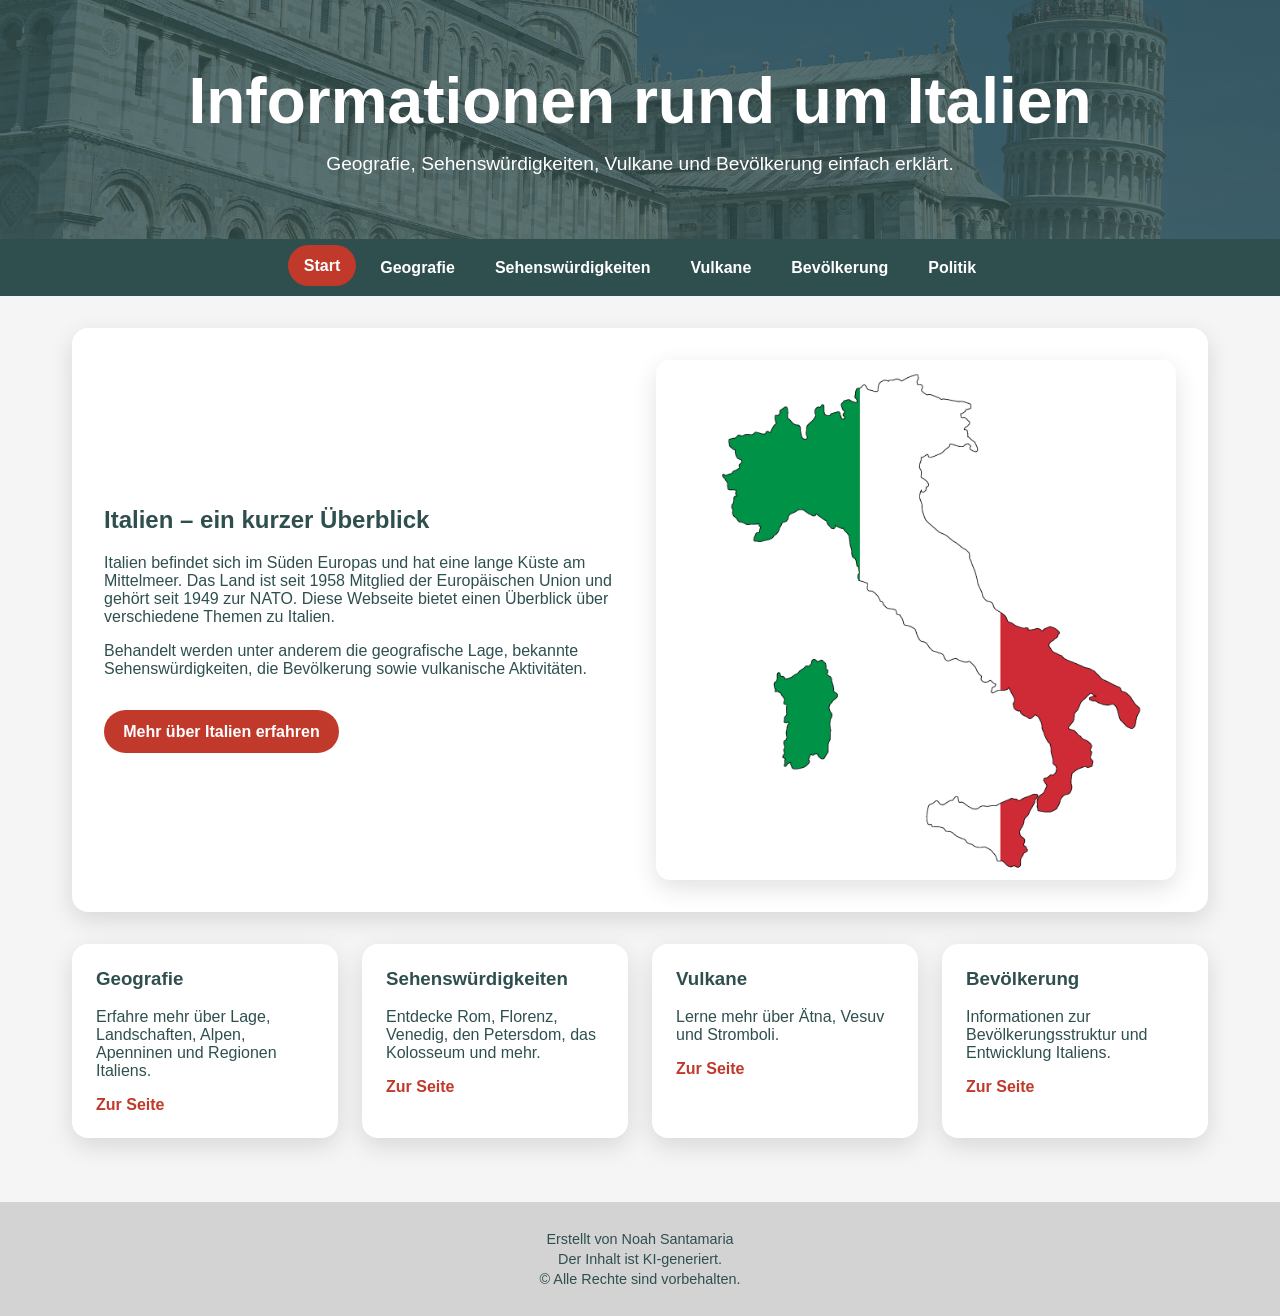
<file: index.html>
<!DOCTYPE html>
<html lang="de">
<head>
  <meta charset="UTF-8">
  <meta name="description" content="Informationen rund um Italien: Geografie, Sehenswürdigkeiten, Vulkane und Bevölkerung.">
  <meta name="viewport" content="width=device-width, initial-scale=1.0">
  <title>Italien | Startseite</title>
  <link rel="stylesheet" href="style.css">
</head>
<body>

  <header class="hero">
    <div class="hero-content">
      <h1>Informationen rund um Italien</h1>
      <p>Geografie, Sehenswürdigkeiten, Vulkane und Bevölkerung einfach erklärt.</p>
    </div>
  </header>

  <nav class="navbar">
    <button class="menu-toggle" aria-label="Menü öffnen">☰</button>

    <ul class="nav-links">
      <li><a href="index.html">Start</a></li>
      <li><a href="Geografie.html">Geografie</a></li>
      <li><a href="Sehenswürdigkeiten.html">Sehenswürdigkeiten</a></li>
      <li><a href="Vulkane.html">Vulkane</a></li>
      <li><a href="Bevölkerung.html">Bevölkerung</a></li>
      <li><a href="Politik.html">Politik</a></li>
    </ul>
  </nav>

  <main>
    <section class="info-row card">
      <div class="text">
        <h2>Italien – ein kurzer Überblick</h2>
        <p>
          Italien befindet sich im Süden Europas und hat eine lange Küste am Mittelmeer.
          Das Land ist seit 1958 Mitglied der Europäischen Union und gehört seit 1949 zur NATO.
          Diese Webseite bietet einen Überblick über verschiedene Themen zu Italien.
        </p>
        <p>
          Behandelt werden unter anderem die geografische Lage, bekannte Sehenswürdigkeiten,
          die Bevölkerung sowie vulkanische Aktivitäten.
        </p>

        <a class="button-link" href="Geografie.html">Mehr über Italien erfahren</a>
      </div>

      <div class="image">
        <img src="Italien.jpg" alt="Umriss von Italien" class="clickable-img">
      </div>
    </section>

    <section class="topic-grid">
      <article class="topic-card">
        <h3>Geografie</h3>
        <p>Erfahre mehr über Lage, Landschaften, Alpen, Apenninen und Regionen Italiens.</p>
        <a href="Geografie.html">Zur Seite</a>
      </article>

      <article class="topic-card">
        <h3>Sehenswürdigkeiten</h3>
        <p>Entdecke Rom, Florenz, Venedig, den Petersdom, das Kolosseum und mehr.</p>
        <a href="Sehenswürdigkeiten.html">Zur Seite</a>
      </article>

      <article class="topic-card">
        <h3>Vulkane</h3>
        <p>Lerne mehr über Ätna, Vesuv und Stromboli.</p>
        <a href="Vulkane.html">Zur Seite</a>
      </article>

      <article class="topic-card">
        <h3>Bevölkerung</h3>
        <p>Informationen zur Bevölkerungsstruktur und Entwicklung Italiens.</p>
        <a href="Bevölkerung.html">Zur Seite</a>
      </article>
    </section>
  </main>

  <button id="topBtn" title="Nach oben">↑</button>

  <footer>
    <p>Erstellt von Noah Santamaria</p>
    <p>Der Inhalt ist KI-generiert.</p>
    <p>&copy; Alle Rechte sind vorbehalten.</p>
  </footer>

  <script src="script.js"></script>
</body>
</html>
</file>
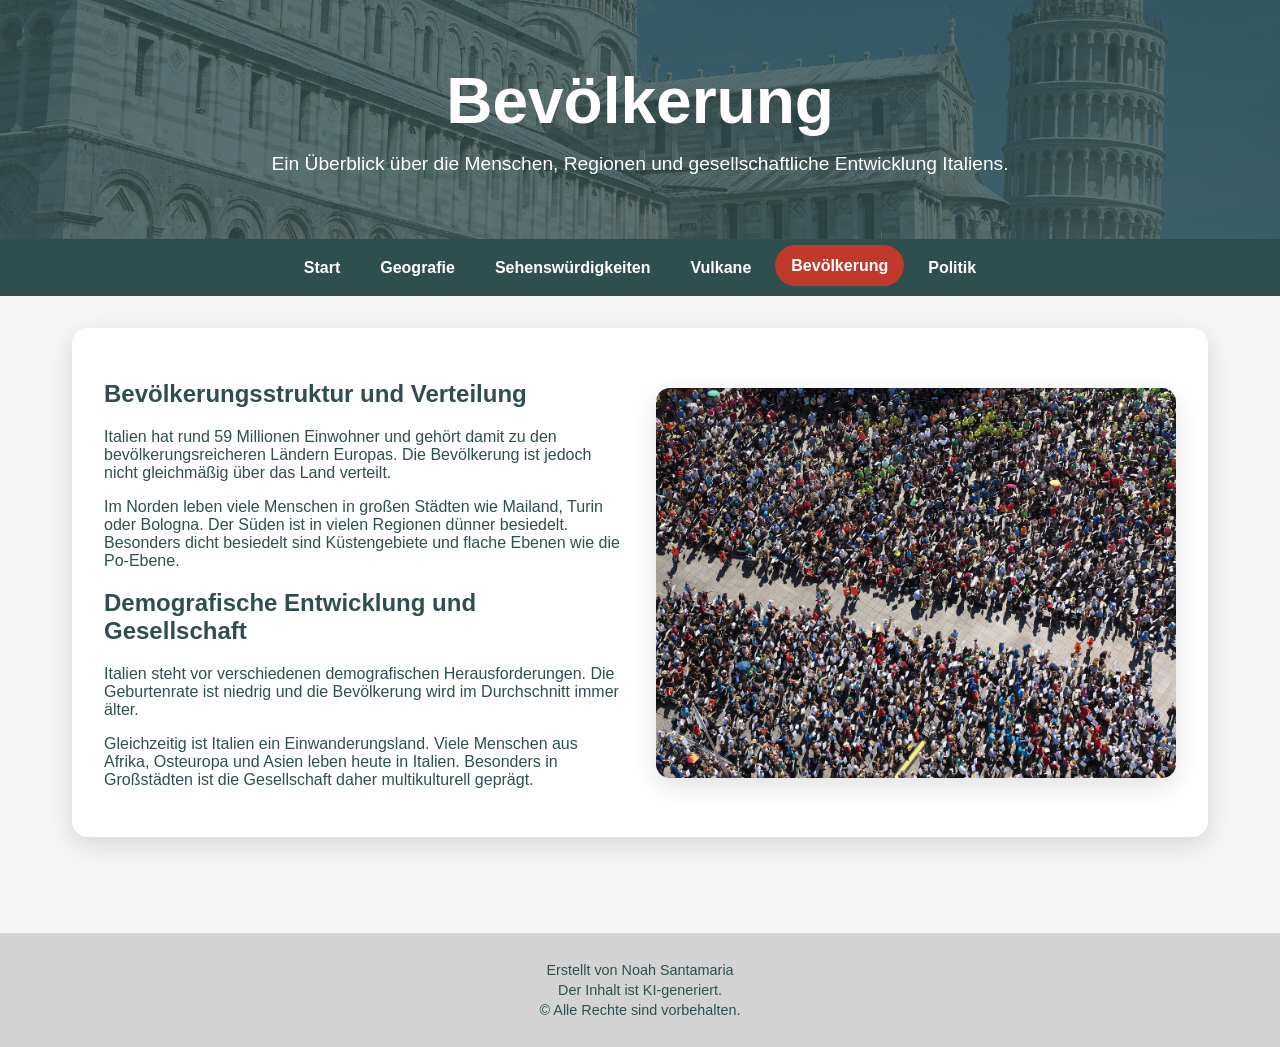
<file: Bevölkerung.html>
<!DOCTYPE html>
<html lang="de">
<head>
  <meta charset="UTF-8">
  <meta name="description" content="Italiens Bevölkerung">
  <meta name="viewport" content="width=device-width, initial-scale=1.0">
  <title>Italien | Bevölkerung</title>
  <link rel="stylesheet" href="style.css">
</head>
<body>

  <header class="hero">
    <div class="hero-content">
      <h1>Bevölkerung</h1>
      <p>Ein Überblick über die Menschen, Regionen und gesellschaftliche Entwicklung Italiens.</p>
    </div>
  </header>

  <nav class="navbar">
    <button class="menu-toggle" aria-label="Menü öffnen">☰</button>

    <ul class="nav-links">
      <li><a href="index.html">Start</a></li>
      <li><a href="Geografie.html">Geografie</a></li>
      <li><a href="Sehenswürdigkeiten.html">Sehenswürdigkeiten</a></li>
      <li><a href="Vulkane.html">Vulkane</a></li>
      <li><a href="Bevölkerung.html">Bevölkerung</a></li>
      <li><a href="Politik.html">Politik</a></li>
    </ul>
  </nav>

  <main>
    <section class="info-row card">
      <div class="text">
        <h2>Bevölkerungsstruktur und Verteilung</h2>
        <p>
          Italien hat rund 59 Millionen Einwohner und gehört damit zu den bevölkerungsreicheren
          Ländern Europas. Die Bevölkerung ist jedoch nicht gleichmäßig über das Land verteilt.
        </p>

        <p>
          Im Norden leben viele Menschen in großen Städten wie Mailand, Turin oder Bologna.
          Der Süden ist in vielen Regionen dünner besiedelt. Besonders dicht besiedelt sind
          Küstengebiete und flache Ebenen wie die Po-Ebene.
        </p>

        <h2>Demografische Entwicklung und Gesellschaft</h2>
        <p>
          Italien steht vor verschiedenen demografischen Herausforderungen. Die Geburtenrate ist
          niedrig und die Bevölkerung wird im Durchschnitt immer älter.
        </p>

        <p>
          Gleichzeitig ist Italien ein Einwanderungsland. Viele Menschen aus Afrika, Osteuropa
          und Asien leben heute in Italien. Besonders in Großstädten ist die Gesellschaft daher
          multikulturell geprägt.
        </p>
      </div>

      <div class="image">
        <img src="Bevölkerung.jpg" alt="Menschenmenge in Italien" class="clickable-img">
      </div>
    </section>
  </main>

  <button id="topBtn" title="Nach oben">↑</button>

  <footer>
    <p>Erstellt von Noah Santamaria</p>
    <p>Der Inhalt ist KI-generiert.</p>
    <p>&copy; Alle Rechte sind vorbehalten.</p>
  </footer>

  <script src="script.js"></script>
</body>
</html>
</file>
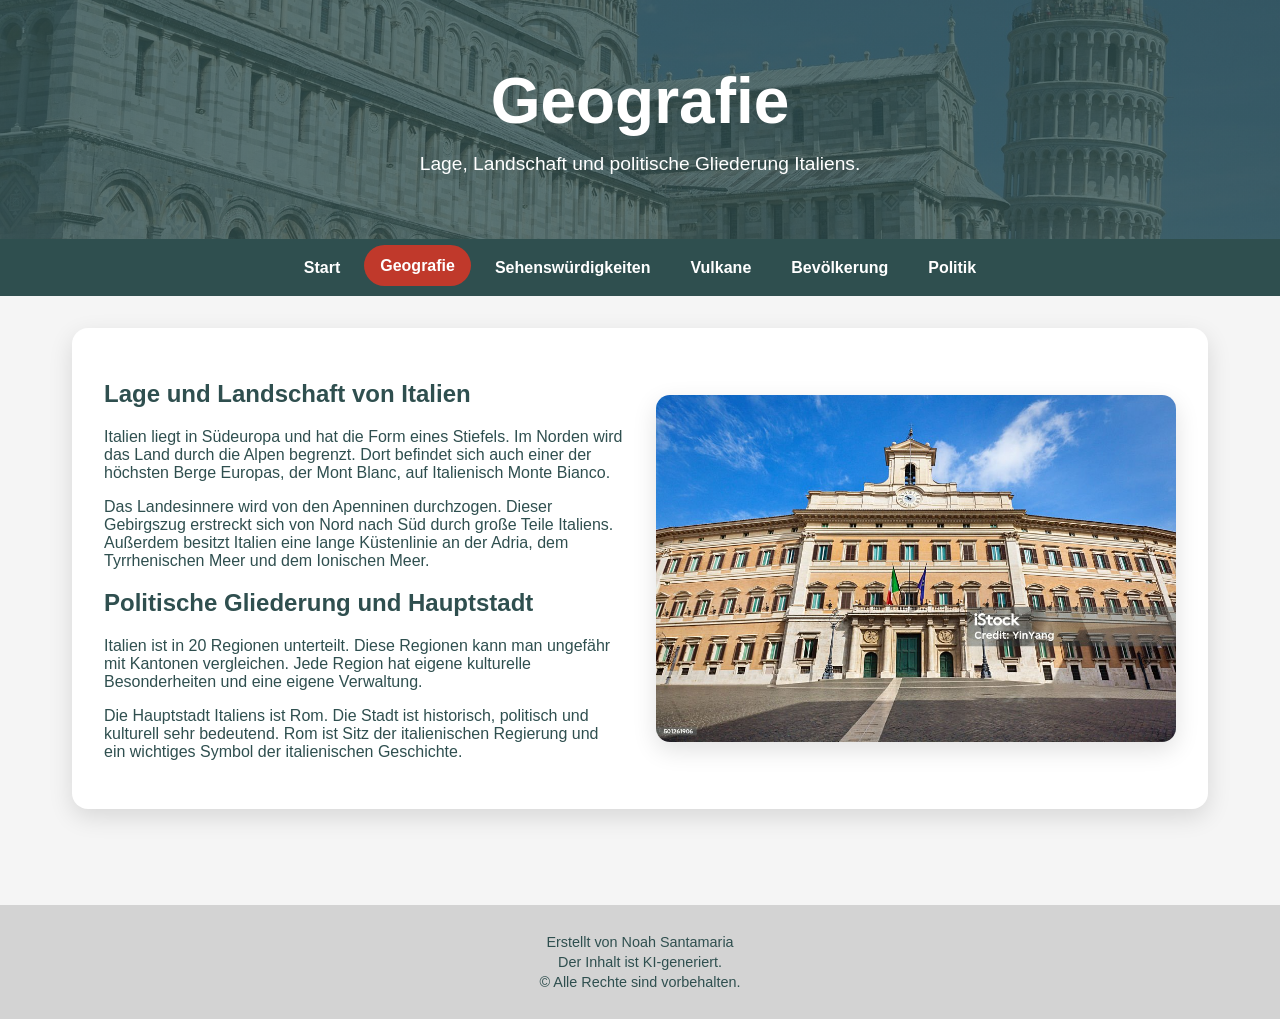
<file: Geografie.html>
<!DOCTYPE html>
<html lang="de">
<head>
  <meta charset="UTF-8">
  <meta name="description" content="Geografie Italiens">
  <meta name="viewport" content="width=device-width, initial-scale=1.0">
  <title>Italien | Geografie</title>
  <link rel="stylesheet" href="style.css">
</head>
<body>

  <header class="hero">
    <div class="hero-content">
      <h1>Geografie</h1>
      <p>Lage, Landschaft und politische Gliederung Italiens.</p>
    </div>
  </header>

  <nav class="navbar">
    <button class="menu-toggle" aria-label="Menü öffnen">☰</button>

    <ul class="nav-links">
      <li><a href="index.html">Start</a></li>
      <li><a href="Geografie.html">Geografie</a></li>
      <li><a href="Sehenswürdigkeiten.html">Sehenswürdigkeiten</a></li>
      <li><a href="Vulkane.html">Vulkane</a></li>
      <li><a href="Bevölkerung.html">Bevölkerung</a></li>
      <li><a href="Politik.html">Politik</a></li>
    </ul>
  </nav>

  <main>
    <section class="info-row card">
      <div class="text">
        <h2>Lage und Landschaft von Italien</h2>
        <p>
          Italien liegt in Südeuropa und hat die Form eines Stiefels. Im Norden wird das Land
          durch die Alpen begrenzt. Dort befindet sich auch einer der höchsten Berge Europas,
          der Mont Blanc, auf Italienisch Monte Bianco.
        </p>

        <p>
          Das Landesinnere wird von den Apenninen durchzogen. Dieser Gebirgszug erstreckt sich
          von Nord nach Süd durch große Teile Italiens. Außerdem besitzt Italien eine lange
          Küstenlinie an der Adria, dem Tyrrhenischen Meer und dem Ionischen Meer.
        </p>

        <h2>Politische Gliederung und Hauptstadt</h2>
        <p>
          Italien ist in 20 Regionen unterteilt. Diese Regionen kann man ungefähr mit Kantonen
          vergleichen. Jede Region hat eigene kulturelle Besonderheiten und eine eigene Verwaltung.
        </p>

        <p>
          Die Hauptstadt Italiens ist Rom. Die Stadt ist historisch, politisch und kulturell sehr
          bedeutend. Rom ist Sitz der italienischen Regierung und ein wichtiges Symbol der
          italienischen Geschichte.
        </p>
      </div>

      <div class="image">
        <img src="Geografie Palazzo Montecitorio.jpg" alt="Palazzo Montecitorio in Rom" title="Regierungsgebäude von Italien" class="clickable-img">
      </div>
    </section>
  </main>

  <button id="topBtn" title="Nach oben">↑</button>

  <footer>
    <p>Erstellt von Noah Santamaria</p>
    <p>Der Inhalt ist KI-generiert.</p>
    <p>&copy; Alle Rechte sind vorbehalten.</p>
  </footer>

  <script src="script.js"></script>
</body>
</html>
</file>
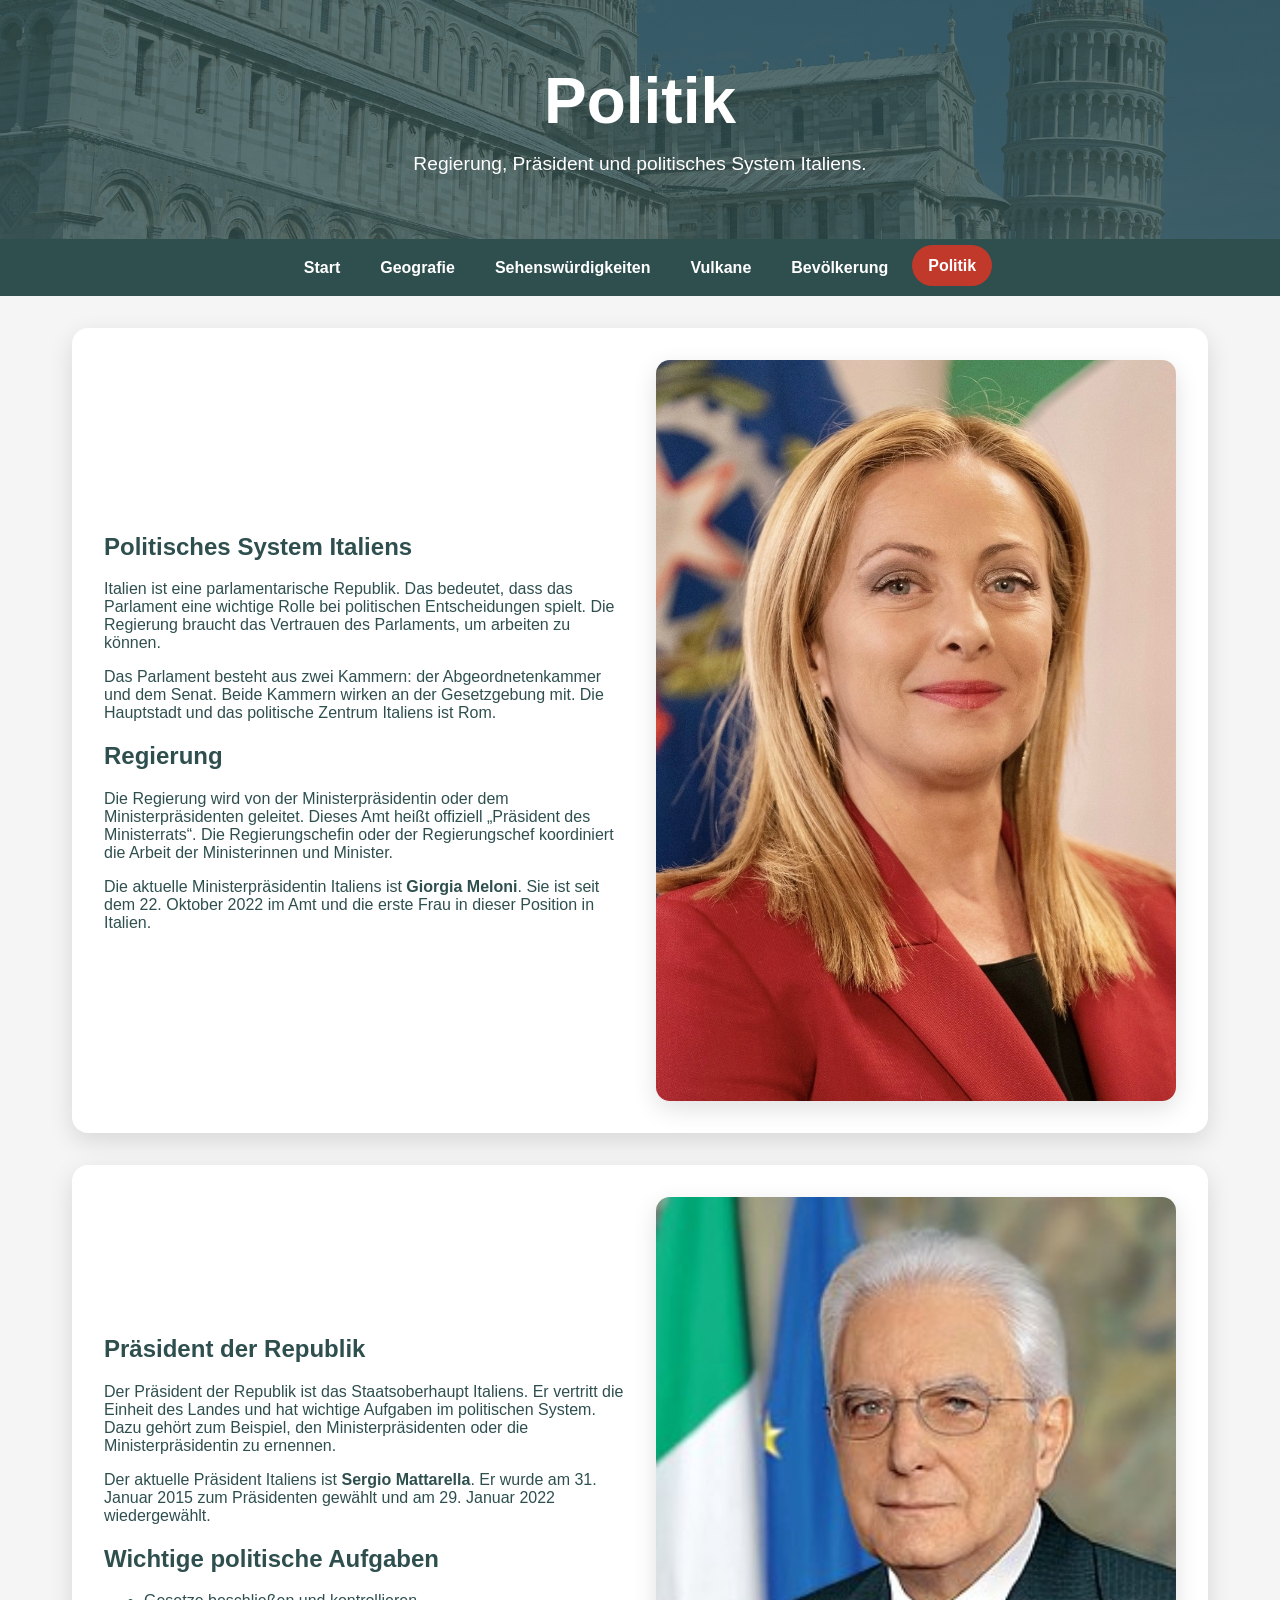
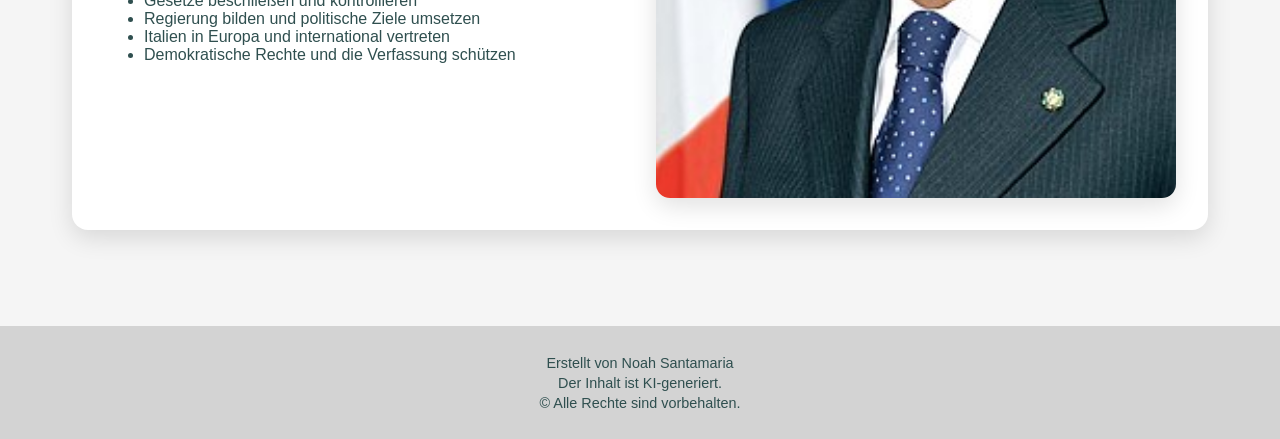
<file: Politik.html>
<!DOCTYPE html>
<html lang="de">
<head>
  <meta charset="UTF-8">
  <meta name="description" content="Politik Italiens: Regierung, Präsident, Parlament und politische Struktur.">
  <meta name="viewport" content="width=device-width, initial-scale=1.0">
  <title>Italien | Politik</title>
  <link rel="stylesheet" href="style.css">
</head>
<body>

  <header class="hero">
    <div class="hero-content">
      <h1>Politik</h1>
      <p>Regierung, Präsident und politisches System Italiens.</p>
    </div>
  </header>

  <nav class="navbar">
    <button class="menu-toggle" aria-label="Menü öffnen">☰</button>

    <ul class="nav-links">
      <li><a href="index.html">Start</a></li>
      <li><a href="Geografie.html">Geografie</a></li>
      <li><a href="Sehenswürdigkeiten.html">Sehenswürdigkeiten</a></li>
      <li><a href="Vulkane.html">Vulkane</a></li>
      <li><a href="Bevölkerung.html">Bevölkerung</a></li>
      <li><a href="Politik.html">Politik</a></li>
    </ul>
  </nav>

  <main>
    <section class="info-row card">
      <div class="text">
        <h2>Politisches System Italiens</h2>
        <p>
          Italien ist eine parlamentarische Republik. Das bedeutet, dass das Parlament eine
          wichtige Rolle bei politischen Entscheidungen spielt. Die Regierung braucht das
          Vertrauen des Parlaments, um arbeiten zu können.
        </p>

        <p>
          Das Parlament besteht aus zwei Kammern: der Abgeordnetenkammer und dem Senat.
          Beide Kammern wirken an der Gesetzgebung mit. Die Hauptstadt und das politische
          Zentrum Italiens ist Rom.
        </p>

        <h2>Regierung</h2>
        <p>
          Die Regierung wird von der Ministerpräsidentin oder dem Ministerpräsidenten geleitet.
          Dieses Amt heißt offiziell „Präsident des Ministerrats“. Die Regierungschefin oder
          der Regierungschef koordiniert die Arbeit der Ministerinnen und Minister.
        </p>

        <p>
          Die aktuelle Ministerpräsidentin Italiens ist <strong>Giorgia Meloni</strong>.
          Sie ist seit dem 22. Oktober 2022 im Amt und die erste Frau in dieser Position
          in Italien.
        </p>
      </div>

      <div class="image">
        <img src="Giorgia_Meloni.jpg" alt="Bild der italienischen Ministerpräsidentin" title="Ministerpräsidentin Italiens" class="clickable-img">
      </div>
    </section>

    <section class="info-row card">
      <div class="text">
        <h2>Präsident der Republik</h2>
        <p>
          Der Präsident der Republik ist das Staatsoberhaupt Italiens. Er vertritt die Einheit
          des Landes und hat wichtige Aufgaben im politischen System. Dazu gehört zum Beispiel,
          den Ministerpräsidenten oder die Ministerpräsidentin zu ernennen.
        </p>

        <p>
          Der aktuelle Präsident Italiens ist <strong>Sergio Mattarella</strong>. Er wurde
          am 31. Januar 2015 zum Präsidenten gewählt und am 29. Januar 2022 wiedergewählt.
        </p>

        <h2>Wichtige politische Aufgaben</h2>
        <ul>
          <li>Gesetze beschließen und kontrollieren</li>
          <li>Regierung bilden und politische Ziele umsetzen</li>
          <li>Italien in Europa und international vertreten</li>
          <li>Demokratische Rechte und die Verfassung schützen</li>
        </ul>
      </div>

      <div class="image">
        <img src="Sergio_Mattarella.jpg" alt="Bild des italienischen Präsidenten" title="Präsident Italiens" class="clickable-img">
      </div>
    </section>
  </main>

  <button id="topBtn" title="Nach oben">↑</button>

  <footer>
    <p>Erstellt von Noah Santamaria</p>
    <p>Der Inhalt ist KI-generiert.</p>
    <p>&copy; Alle Rechte sind vorbehalten.</p>
  </footer>

  <script src="script.js"></script>
</body>
</html>
</file>
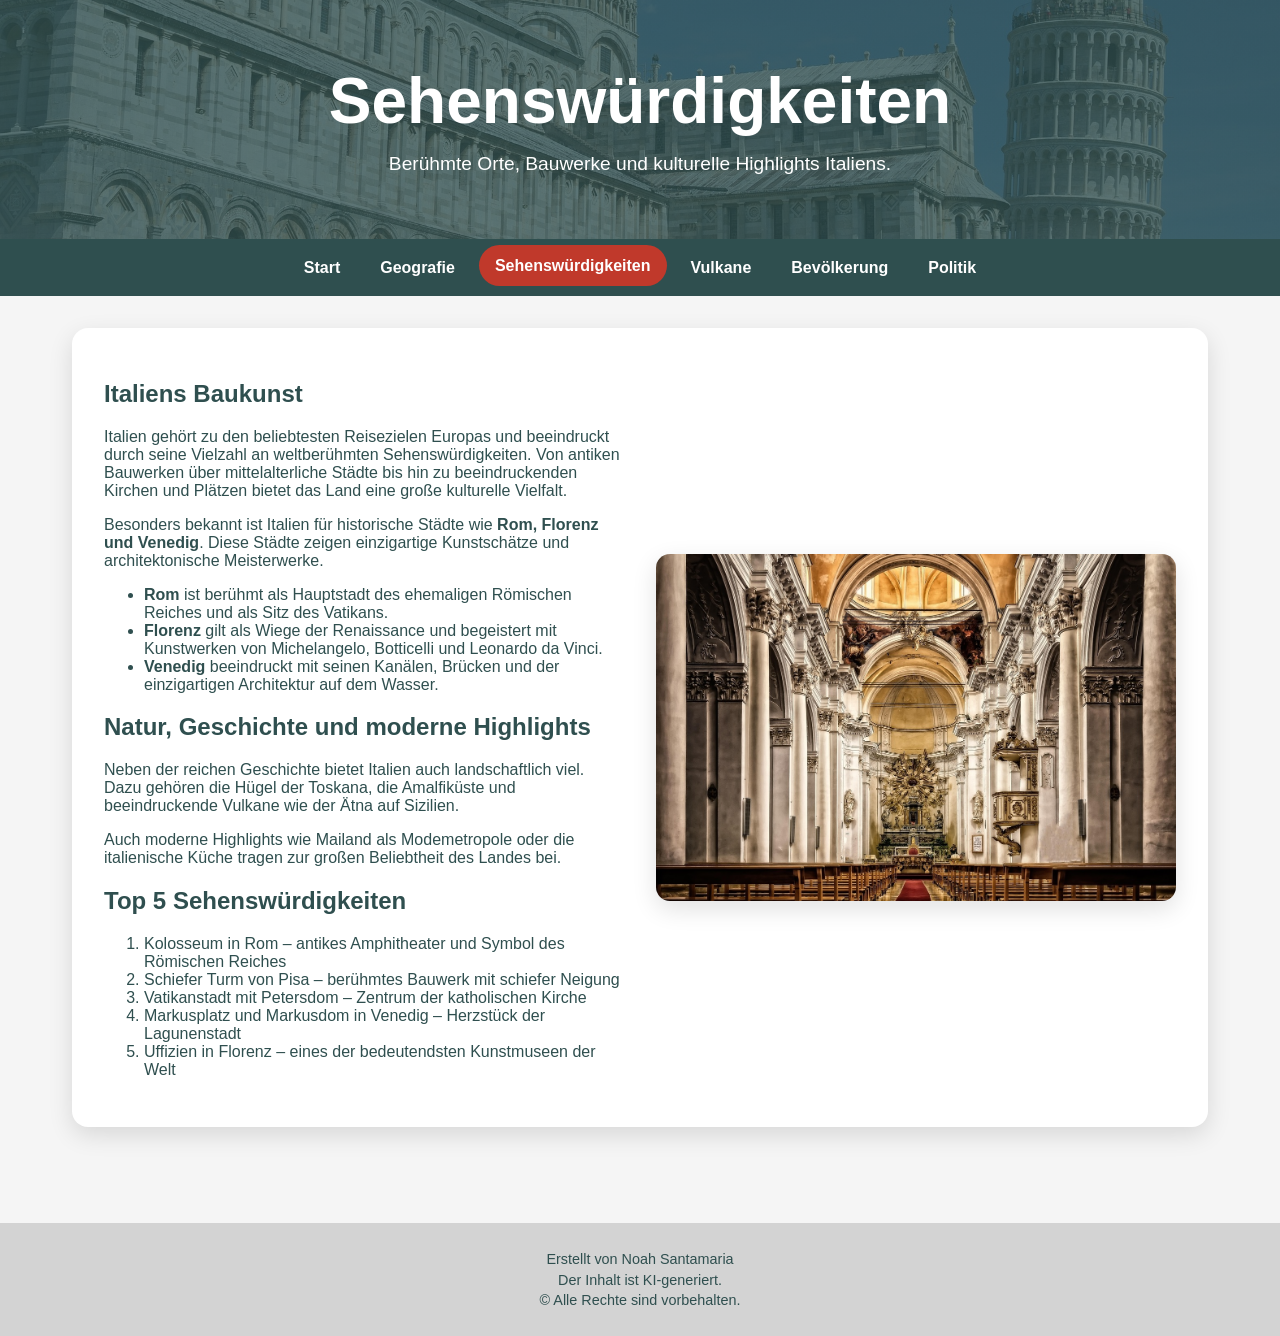
<file: Sehenswürdigkeiten.html>
<!DOCTYPE html>
<html lang="de">
<head>
  <meta charset="UTF-8">
  <meta name="description" content="Bekannte Sehenswürdigkeiten von Italien">
  <meta name="viewport" content="width=device-width, initial-scale=1.0">
  <title>Italien | Sehenswürdigkeiten</title>
  <link rel="stylesheet" href="style.css">
</head>
<body>

  <header class="hero">
    <div class="hero-content">
      <h1>Sehenswürdigkeiten</h1>
      <p>Berühmte Orte, Bauwerke und kulturelle Highlights Italiens.</p>
    </div>
  </header>

  <nav class="navbar">
    <button class="menu-toggle" aria-label="Menü öffnen">☰</button>

    <ul class="nav-links">
      <li><a href="index.html">Start</a></li>
      <li><a href="Geografie.html">Geografie</a></li>
      <li><a href="Sehenswürdigkeiten.html">Sehenswürdigkeiten</a></li>
      <li><a href="Vulkane.html">Vulkane</a></li>
      <li><a href="Bevölkerung.html">Bevölkerung</a></li>
      <li><a href="Politik.html">Politik</a></li>
    </ul>
  </nav>

  <main>
    <section class="info-row card">
      <div class="text">
        <h2>Italiens Baukunst</h2>
        <p>
          Italien gehört zu den beliebtesten Reisezielen Europas und beeindruckt durch seine
          Vielzahl an weltberühmten Sehenswürdigkeiten. Von antiken Bauwerken über mittelalterliche
          Städte bis hin zu beeindruckenden Kirchen und Plätzen bietet das Land eine große
          kulturelle Vielfalt.
        </p>

        <p>
          Besonders bekannt ist Italien für historische Städte wie
          <strong>Rom, Florenz und Venedig</strong>. Diese Städte zeigen einzigartige Kunstschätze
          und architektonische Meisterwerke.
        </p>

        <ul>
          <li><strong>Rom</strong> ist berühmt als Hauptstadt des ehemaligen Römischen Reiches und als Sitz des Vatikans.</li>
          <li><strong>Florenz</strong> gilt als Wiege der Renaissance und begeistert mit Kunstwerken von Michelangelo, Botticelli und Leonardo da Vinci.</li>
          <li><strong>Venedig</strong> beeindruckt mit seinen Kanälen, Brücken und der einzigartigen Architektur auf dem Wasser.</li>
        </ul>

        <h2>Natur, Geschichte und moderne Highlights</h2>
        <p>
          Neben der reichen Geschichte bietet Italien auch landschaftlich viel. Dazu gehören die
          Hügel der Toskana, die Amalfiküste und beeindruckende Vulkane wie der Ätna auf Sizilien.
        </p>

        <p>
          Auch moderne Highlights wie Mailand als Modemetropole oder die italienische Küche tragen
          zur großen Beliebtheit des Landes bei.
        </p>

        <h2>Top 5 Sehenswürdigkeiten</h2>
        <ol>
          <li>Kolosseum in Rom – antikes Amphitheater und Symbol des Römischen Reiches</li>
          <li>Schiefer Turm von Pisa – berühmtes Bauwerk mit schiefer Neigung</li>
          <li>Vatikanstadt mit Petersdom – Zentrum der katholischen Kirche</li>
          <li>Markusplatz und Markusdom in Venedig – Herzstück der Lagunenstadt</li>
          <li>Uffizien in Florenz – eines der bedeutendsten Kunstmuseen der Welt</li>
        </ol>
      </div>

      <div class="image">
        <img src="Sehenswürdigkeiten.jpg" alt="Innenraum des Petersdoms" title="Das Innere des Petersdoms" class="clickable-img">
      </div>
    </section>
  </main>

  <button id="topBtn" title="Nach oben">↑</button>

  <footer>
    <p>Erstellt von Noah Santamaria</p>
    <p>Der Inhalt ist KI-generiert.</p>
    <p>&copy; Alle Rechte sind vorbehalten.</p>
  </footer>

  <script src="script.js"></script>
</body>
</html>
</file>
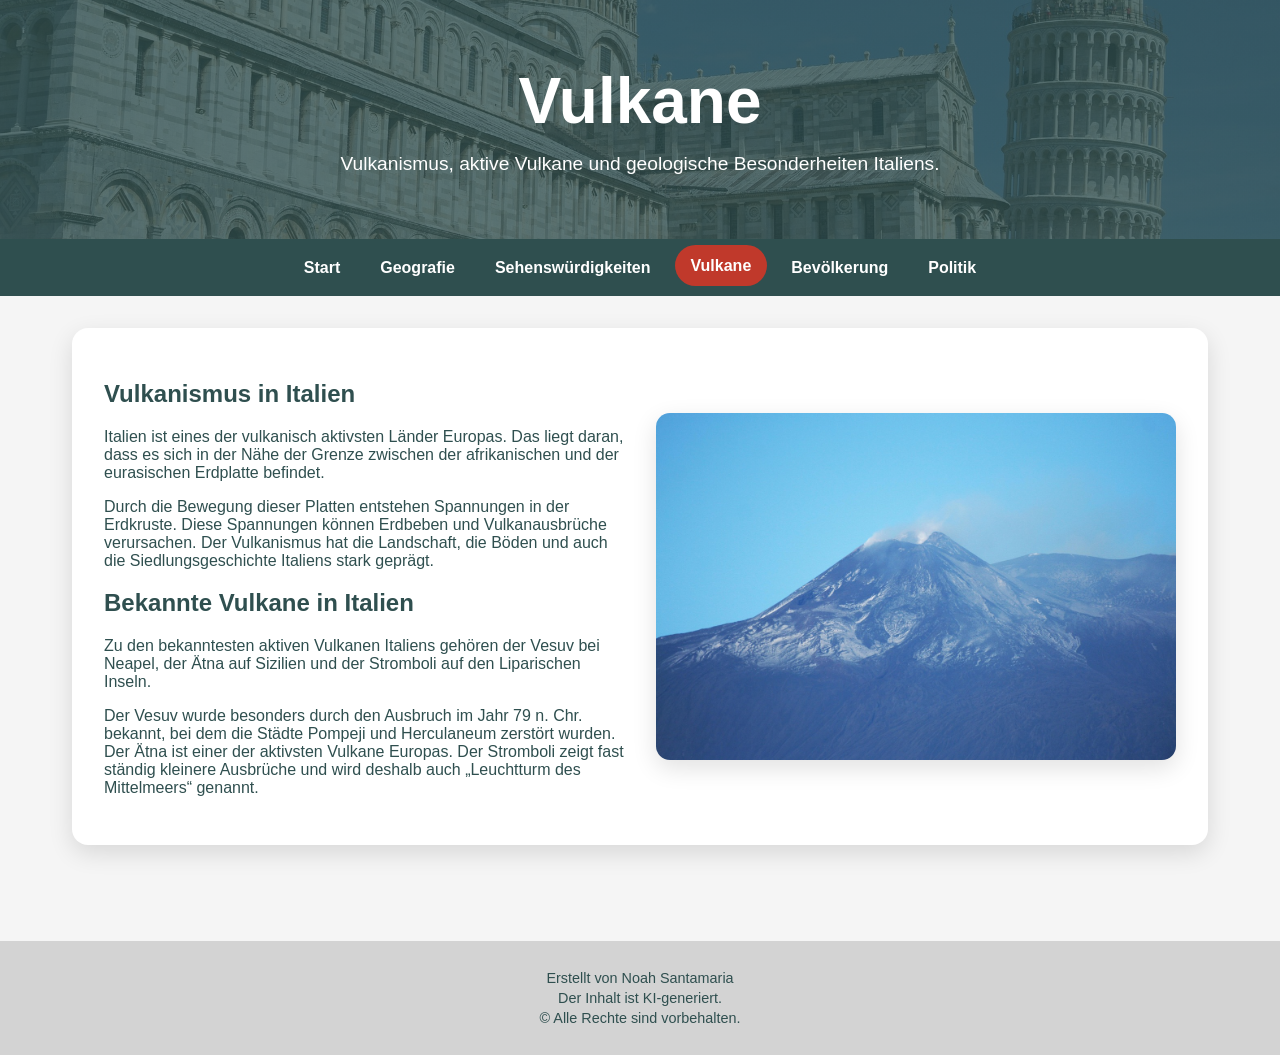
<file: Vulkane.html>
<!DOCTYPE html>
<html lang="de">
<head>
  <meta charset="UTF-8">
  <meta name="description" content="Vulkanismus in Italien">
  <meta name="viewport" content="width=device-width, initial-scale=1.0">
  <title>Italien | Vulkane</title>
  <link rel="stylesheet" href="style.css">
</head>
<body>

  <header class="hero">
    <div class="hero-content">
      <h1>Vulkane</h1>
      <p>Vulkanismus, aktive Vulkane und geologische Besonderheiten Italiens.</p>
    </div>
  </header>

  <nav class="navbar">
    <button class="menu-toggle" aria-label="Menü öffnen">☰</button>

    <ul class="nav-links">
      <li><a href="index.html">Start</a></li>
      <li><a href="Geografie.html">Geografie</a></li>
      <li><a href="Sehenswürdigkeiten.html">Sehenswürdigkeiten</a></li>
      <li><a href="Vulkane.html">Vulkane</a></li>
      <li><a href="Bevölkerung.html">Bevölkerung</a></li>
      <li><a href="Politik.html">Politik</a></li>
    </ul>
  </nav>

  <main>
    <section class="info-row card">
      <div class="text">
        <h2>Vulkanismus in Italien</h2>
        <p>
          Italien ist eines der vulkanisch aktivsten Länder Europas. Das liegt daran, dass es
          sich in der Nähe der Grenze zwischen der afrikanischen und der eurasischen Erdplatte
          befindet.
        </p>

        <p>
          Durch die Bewegung dieser Platten entstehen Spannungen in der Erdkruste. Diese Spannungen
          können Erdbeben und Vulkanausbrüche verursachen. Der Vulkanismus hat die Landschaft,
          die Böden und auch die Siedlungsgeschichte Italiens stark geprägt.
        </p>

        <h2>Bekannte Vulkane in Italien</h2>
        <p>
          Zu den bekanntesten aktiven Vulkanen Italiens gehören der Vesuv bei Neapel, der Ätna
          auf Sizilien und der Stromboli auf den Liparischen Inseln.
        </p>

        <p>
          Der Vesuv wurde besonders durch den Ausbruch im Jahr 79 n. Chr. bekannt, bei dem die
          Städte Pompeji und Herculaneum zerstört wurden. Der Ätna ist einer der aktivsten Vulkane
          Europas. Der Stromboli zeigt fast ständig kleinere Ausbrüche und wird deshalb auch
          „Leuchtturm des Mittelmeers“ genannt.
        </p>
      </div>

      <div class="image">
        <img src="Vulkan.jpg" alt="Vulkan Ätna auf Sizilien" title="Ätna Vulkan auf Sizilien" class="clickable-img">
      </div>
    </section>
  </main>

  <button id="topBtn" title="Nach oben">↑</button>

  <footer>
    <p>Erstellt von Noah Santamaria</p>
    <p>Der Inhalt ist KI-generiert.</p>
    <p>&copy; Alle Rechte sind vorbehalten.</p>
  </footer>

  <script src="script.js"></script>
</body>
</html>
</file>
<file: style.css>
:root {
  --bg-color: rgb(245, 245, 245);
  --text-color: rgb(47, 79, 79);
  --card-color: rgb(255, 255, 255);
  --header-color: rgb(211, 211, 211);
  --nav-color: rgb(47, 79, 79);
  --accent-color: rgb(192, 57, 43);
  --shadow: 0 8px 25px rgba(0, 0, 0, 0.12);
}


/* =========================
   GRUNDEINSTELLUNGEN
========================= */

* {
  box-sizing: border-box;
}

html {
  scroll-behavior: smooth;
  min-height: 100%;
}

body {
  margin: 0;

  /* Wichtig für den Footer */
  min-height: 100vh;
  min-height: 100dvh;

  display: flex;
  flex-direction: column;

  font-family: Arial, sans-serif;
  background-color: var(--bg-color);
  color: var(--text-color);
}


/* =========================
   HAUPTINHALT
========================= */

main {
  /* Nimmt den restlichen freien Platz ein */
  flex: 1 0 auto;

  padding: 2em;
  max-width: 1200px;
  width: 100%;
  margin: 0 auto;
}


/* =========================
   HERO / HEADER
========================= */

.hero {
  background:
    linear-gradient(
      rgba(47, 79, 79, 0.75),
      rgba(47, 79, 79, 0.75)
    ),
    url("Pisa.jpg");

  background-size: cover;
  background-position: center;

  color: white;
  padding: 4em 1em;
  text-align: center;
}

.hero h1 {
  margin: 0;
  font-size: clamp(2rem, 5vw, 4rem);
}

.hero p {
  font-size: 1.2rem;
  margin-top: 0.8em;
  margin-bottom: 0;
}


/* =========================
   NAVIGATION
========================= */

.navbar {
  background-color: var(--nav-color);

  display: flex;
  justify-content: center;
  align-items: center;

  padding: 0.5em 1em;

  position: sticky;
  top: 0;
  z-index: 100;
}

.nav-links {
  display: flex;
  list-style: none;

  gap: 0.5em;

  margin: 0;
  padding: 0;

  flex-wrap: wrap;
  justify-content: center;
}

.nav-links li a {
  color: white;
  text-decoration: none;
  font-weight: bold;

  padding: 0.7em 1em;

  border-radius: 999px;

  display: inline-block;

  transition:
    background-color 0.3s,
    transform 0.2s;
}

.nav-links li a:hover,
.nav-links li a.active {
  background-color: var(--accent-color);
  transform: translateY(-2px);
}


/* =========================
   MOBILE MENÜ BUTTON
========================= */

.menu-toggle {
  display: none;

  border: none;

  background-color: var(--accent-color);
  color: white;

  font-size: 1.1rem;

  padding: 0.5em 0.8em;

  border-radius: 8px;

  cursor: pointer;
}


/* =========================
   KARTEN
========================= */

.card {
  background-color: var(--card-color);

  border-radius: 16px;

  box-shadow: var(--shadow);

  padding: 2em;
}


/* =========================
   INFO BEREICH
========================= */

.info-row {
  display: flex;

  align-items: center;
  justify-content: space-between;

  gap: 2em;

  margin-bottom: 2em;
}

.info-row .text {
  flex: 1;
  min-width: 280px;
}

.info-row .image {
  flex: 1;
  min-width: 280px;
}

.info-row img {
  width: 100%;
  height: auto;

  display: block;

  border-radius: 14px;

  box-shadow: var(--shadow);

  cursor: pointer;

  transition: transform 0.3s;
}

.info-row img:hover {
  transform: scale(1.03);
}


/* =========================
   BUTTON LINKS
========================= */

.button-link {
  display: inline-block;

  margin-top: 1em;

  padding: 0.8em 1.2em;

  background-color: var(--accent-color);
  color: white;

  text-decoration: none;

  border-radius: 999px;

  font-weight: bold;

  transition:
    transform 0.2s,
    opacity 0.2s;
}

.button-link:hover {
  transform: translateY(-2px);
  opacity: 0.9;
}


/* =========================
   THEMEN GRID
========================= */

.topic-grid {
  display: grid;

  grid-template-columns:
    repeat(auto-fit, minmax(230px, 1fr));

  gap: 1.5em;
}


/* =========================
   THEMEN KARTEN
========================= */

.topic-card {
  background-color: var(--card-color);

  padding: 1.5em;

  border-radius: 16px;

  box-shadow: var(--shadow);

  transition: transform 0.3s;
}

.topic-card:hover {
  transform: translateY(-5px);
}

.topic-card h3 {
  margin-top: 0;
}

.topic-card a {
  color: var(--accent-color);

  font-weight: bold;

  text-decoration: none;
}


/* =========================
   FOOTER
========================= */

footer {
  background-color: var(--header-color);

  padding: 1.5em;

  text-align: center;

  /* Footer darf nicht zusammengedrückt werden */
  flex-shrink: 0;

  width: 100%;

  margin-top: 2em;
}

footer p {
  margin: 0.3em 0;

  font-size: 0.9em;
}


/* =========================
   NACH-OBEN BUTTON
========================= */

#topBtn {
  display: none;

  position: fixed;

  right: 20px;
  bottom: 20px;

  z-index: 99;

  border: none;

  background-color: var(--accent-color);
  color: white;

  padding: 0.8em 1em;

  border-radius: 50%;

  cursor: pointer;

  font-size: 1.2rem;

  box-shadow: var(--shadow);
}


/* =========================
   BILD MODAL
========================= */

.image-modal {
  position: fixed;

  inset: 0;

  background-color: rgba(0, 0, 0, 0.85);

  display: flex;

  justify-content: center;
  align-items: center;

  z-index: 200;

  padding: 2em;
}

.image-modal img {
  max-width: 90%;
  max-height: 85vh;

  border-radius: 12px;
}

.image-modal span {
  position: absolute;

  top: 20px;
  right: 35px;

  color: white;

  font-size: 2.5rem;

  cursor: pointer;
}


/* =========================
   MOBILE / TABLET
========================= */

@media (max-width: 768px) {

  main {
    padding: 1em;
  }

  .hero {
    padding: 3em 1em;
  }

  .navbar {
    justify-content: space-between;
    flex-wrap: wrap;
  }

  .menu-toggle {
    display: block;
  }

  .nav-links {
    display: none;

    width: 100%;

    flex-direction: column;

    text-align: center;

    margin-top: 0.5em;
  }

  .nav-links.show {
    display: flex;
  }

  .nav-links li {
    width: 100%;
  }

  .nav-links li a {
    width: 100%;
  }

  .info-row {
    flex-direction: column;

    text-align: center;
  }

  .info-row .text,
  .info-row .image {
    min-width: 0;
    width: 100%;
  }

  .card {
    padding: 1.2em;
  }

  footer {
    padding: 1.2em;
  }
}
</file>
